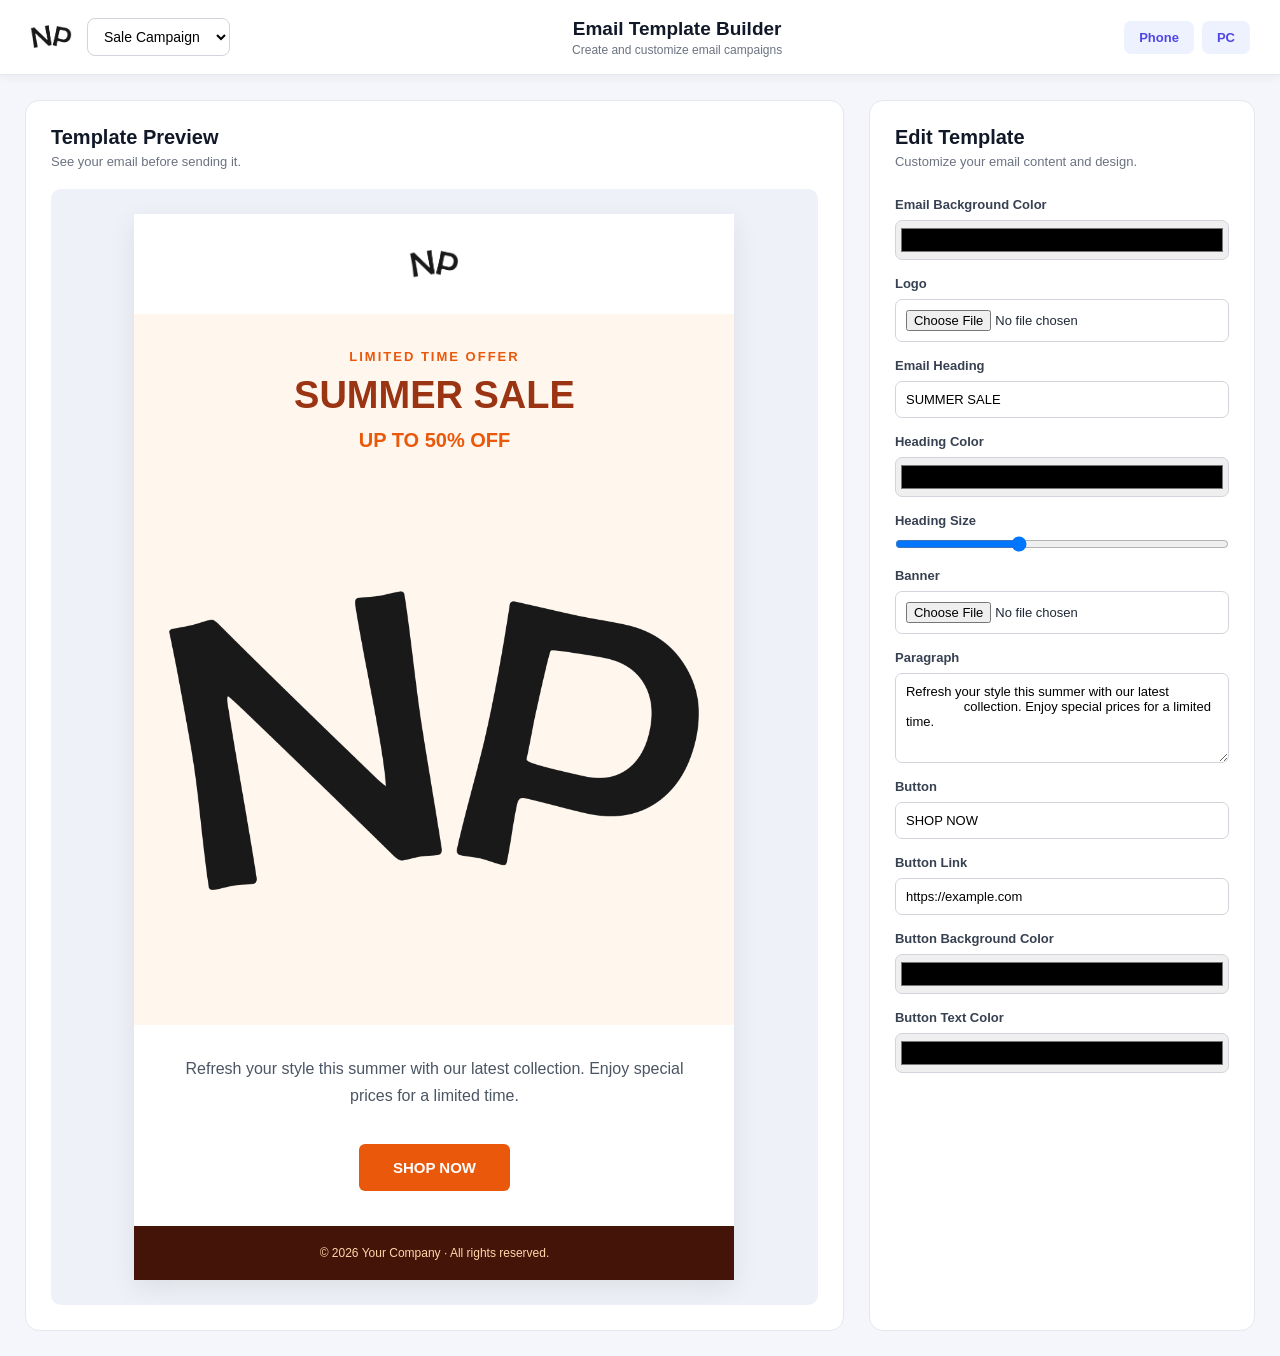
<file: index.html>
<!DOCTYPE html>
<html lang="en">

<head>
    <meta charset="UTF-8">
    <meta name="viewport" content="width=device-width, initial-scale=1.0">

    <title>Email Template Builder</title>

    <link rel="stylesheet" href="style.css">
</head>

<body>

    <nav>

        <div class="nav-container">

            <div class="logo-area">

                <img
                    src="images/brand-image.png"
                    alt="Email Builder Logo"
                >

                <select id="template-select">

                    <option value="templates/sale.html">
                        Sale Campaign
                    </option>

                    <option value="templates/welcome.html">
                        Welcome Email
                    </option>

                    <option value="templates/newsletter.html">
                        Newsletter
                    </option>

                </select>

            </div>


            <div class="title">

                <h3>Email Template Builder</h3>

                <p>Create and customize email campaigns</p>

            </div>


            <div class="view-buttons">

                <button id="mobile-view">
                    Phone
                </button>

                <button id="desktop-view">
                    PC
                </button>

            </div>

        </div>

    </nav>


    <main>

        <div id="main">


            <!-- Preview -->

            <section id="preview-section">

                <div class="section-title">

                    <h3>Template Preview</h3>

                    <p>See your email before sending it.</p>

                </div>


                <div id="preview-wrapper">

                    <div id="template-preview"></div>

                </div>

            </section>



            <!-- Editor -->

            <section id="edit-section">

                <div class="section-title">

                    <h3>Edit Template</h3>

                    <p>Customize your email content and design.</p>

                </div>


                <div id="editor-controls">

                </div>

            </section>


        </div>

    </main>


    <script src="js/app.js"></script>

</body>

</html>
</file>
<file: style.css>
* {
    margin: 0;
    padding: 0;
    box-sizing: border-box;
}

body {
    font-family: Arial, Helvetica, sans-serif;
    background-color: #f4f6fb;
    color: #1f2937;
}


   /* NAVBAR */

nav {
    height: 75px;
    background-color: #ffffff;
    border-bottom: 1px solid #e5e7eb;
    box-shadow: 0 2px 10px rgba(0, 0, 0, 0.05);
    padding: 0 30px;
}

.nav-container {
    height: 100%;
    display: flex;
    justify-content: space-between;
    align-items: center;
}


/* Logo */

.logo-area {
    display: flex;
    align-items: center;
    gap: 15px;
}

.logo-area img {
    width: 42px;
    height: 42px;
    object-fit: contain;
}

#template-select {
    padding: 9px 12px;
    border: 1px solid #d1d5db;
    border-radius: 8px;
    background-color: #ffffff;
    font-size: 14px;
    cursor: pointer;
}

#template-select:focus {
    outline: none;
    border-color: #6366f1;
}


/* Title */

.title {
    text-align: center;
}

.title h3 {
    font-size: 19px;
    color: #111827;
    margin-bottom: 3px;
}

.title p {
    font-size: 12px;
    color: #6b7280;
}


/* View Buttons */

.view-buttons {
    display: flex;
    gap: 8px;
}

.view-buttons button {
    border: none;
    background-color: #eef2ff;
    color: #4f46e5;
    padding: 9px 15px;
    border-radius: 7px;
    cursor: pointer;
    font-size: 13px;
    font-weight: 600;
}

.view-buttons button:hover {
    background-color: #4f46e5;
    color: white;
}


   /* MAIN */

#main {
    min-height: calc(100vh - 75px);
    display: flex;
    gap: 25px;
    padding: 25px;
}


   /* PREVIEW */

#preview-section {
    width: 68%;
    background-color: #ffffff;
    border: 1px solid #e5e7eb;
    border-radius: 14px;
    padding: 25px;
}

.section-title {
    margin-bottom: 20px;
}

.section-title h3 {
    font-size: 20px;
    color: #111827;
    margin-bottom: 5px;
}

.section-title p {
    font-size: 13px;
    color: #6b7280;
}


#preview-wrapper {
    min-height: 600px;
    background-color: #eef1f7;
    border-radius: 10px;
    padding: 25px;
    display: flex;
    justify-content: center;
    align-items: flex-start;
    overflow: auto;
}


#template-preview {
    width: 600px;
    max-width: 100%;
    background-color: white;
    box-shadow: 0 8px 25px rgba(0, 0, 0, 0.08);
}


   /* EDITOR */

#edit-section {
    width: 32%;
    background-color: #ffffff;
    border: 1px solid #e5e7eb;
    border-radius: 14px;
    padding: 25px;
    overflow-y: auto;
}


#editor-controls {
    display: flex;
    flex-direction: column;
    gap: 8px;
}


#editor-controls label {
    font-size: 13px;
    font-weight: 600;
    color: #374151;
    margin-top: 8px;
}


#editor-controls input[type="text"],
#editor-controls textarea,
#editor-controls input[type="file"] {
    width: 100%;
    border: 1px solid #d1d5db;
    border-radius: 7px;
    padding: 10px;
    font-family: Arial, Helvetica, sans-serif;
    font-size: 13px;
    background-color: #ffffff;
}


#editor-controls textarea {
    min-height: 90px;
    resize: vertical;
}


#editor-controls input[type="color"] {
    width: 100%;
    height: 40px;
    padding: 3px;
    border: 1px solid #d1d5db;
    border-radius: 7px;
    cursor: pointer;
}


#editor-controls input[type="range"] {
    width: 100%;
    cursor: pointer;
}


#editor-controls input:focus,
#editor-controls textarea:focus {
    outline: none;
    border-color: #6366f1;
    box-shadow: 0 0 0 3px rgba(99, 102, 241, 0.1);
}


   /* EMAIL BUTTONS */

button {
    font-family: Arial, Helvetica, sans-serif;
}


   /* RESPONSIVE */

@media (max-width: 1000px) {

    #main {
        flex-direction: column;
    }

    #preview-section,
    #edit-section {
        width: 100%;
    }

}


@media (max-width: 700px) {

    nav {
        height: auto;
        padding: 15px;
    }

    .nav-container {
        flex-direction: column;
        gap: 15px;
    }

    .title {
        order: -1;
    }

    #main {
        padding: 15px;
    }

    #preview-wrapper {
        padding: 10px;
    }

}
</file>
